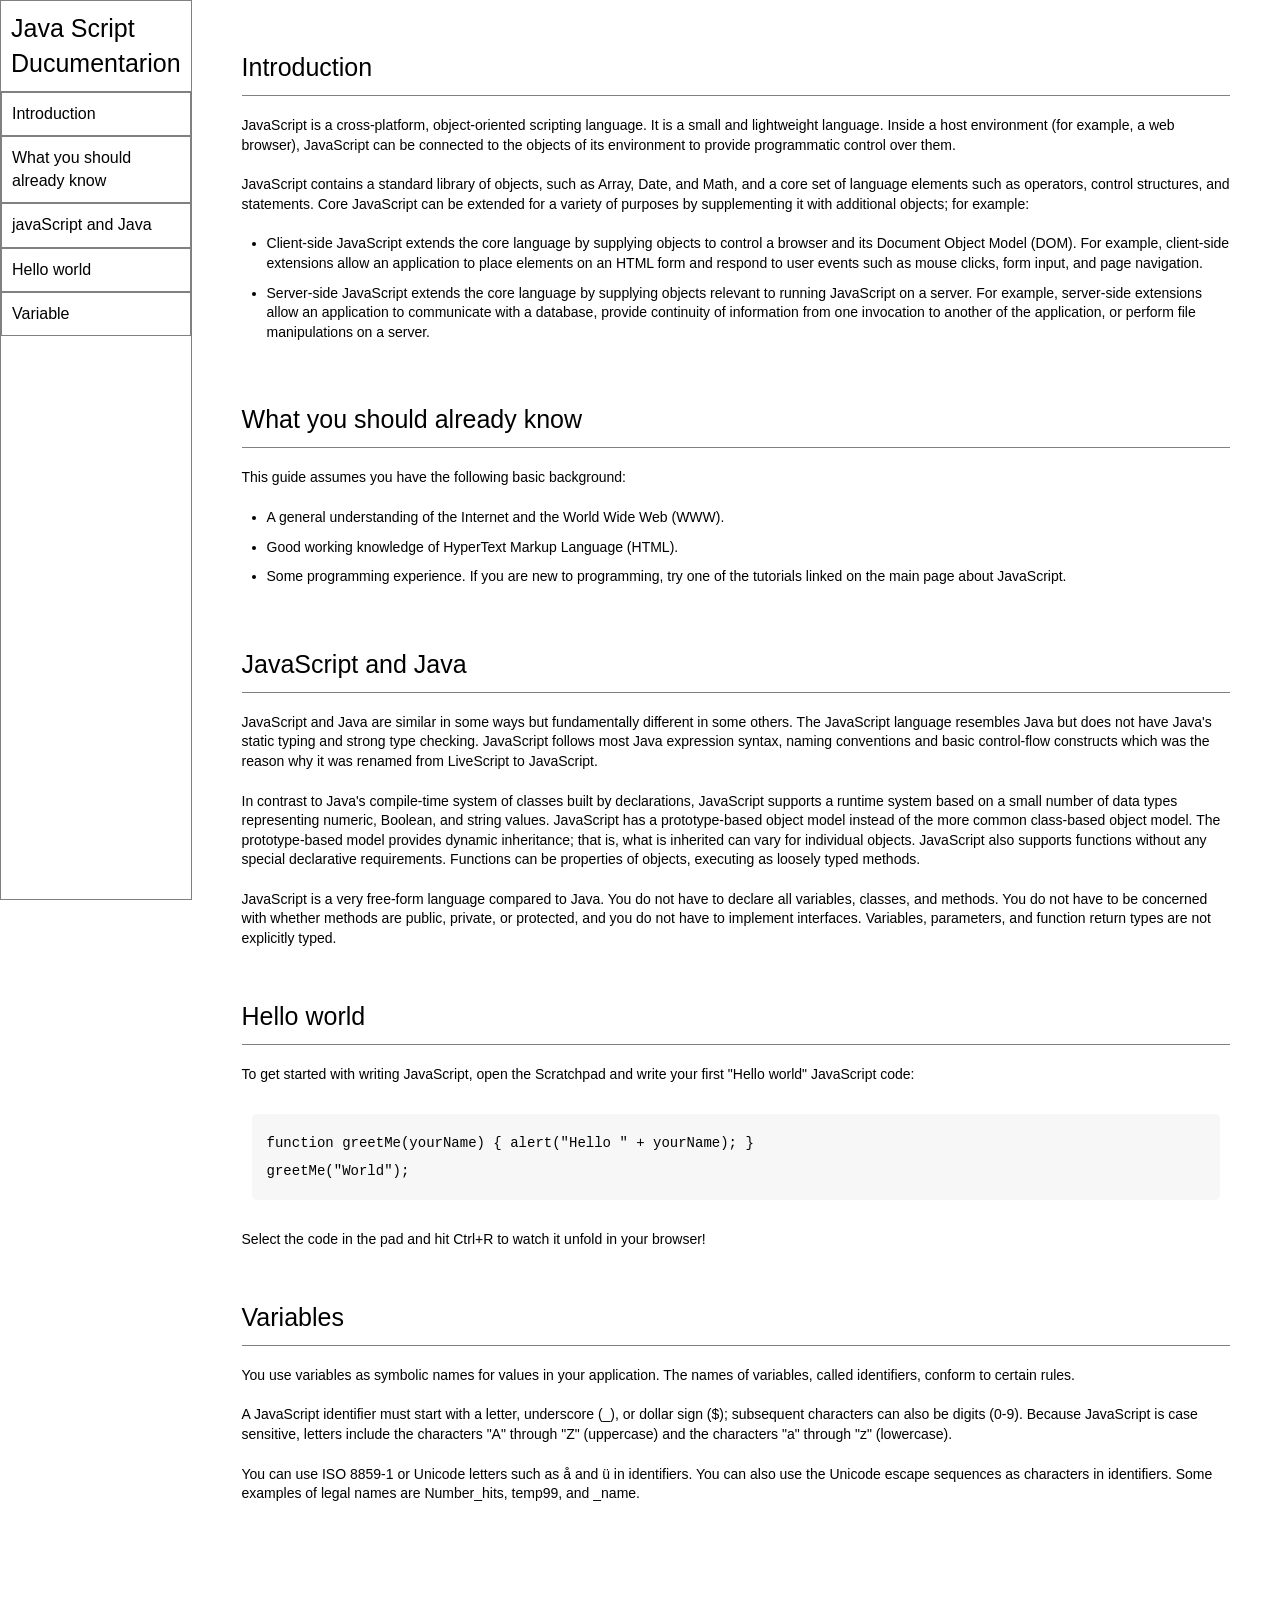
<file: JavaScript Documentation/index.html>
<!DOCTYPE html>
<html lang="en">

<head>
  <meta charset="UTF-8">
  <meta name="viewport" content="width=device-width, initial-scale=1.0">
  <title>Documentation</title>
  <link rel="stylesheet" href="style.css">
</head>

<body>
  <header>
    <nav>
      <h1>Java Script Ducumentarion</h1>
      <ul>
        <a href="#Introduction">
          <li>Introduction</li>
        </a>
        <a href="#What-you should already know">
          <li>What you should already know</li>
        </a>
        <a href="#JanaScrippt-and Java">
          <li>javaScript and Java</li>
        </a>
        <a href="#Hello-world">
          <li>Hello world</li>
        </a>
        <a href="#Variable">
          <li>Variable</li>
        </a>
      </ul>
    </nav>
  </header>

  <main>
    <section id="Introduction">
      <h2>Introduction</h2>
      <article>
        <p>
          JavaScript is a cross-platform, object-oriented scripting language.
          It is a small and lightweight language. Inside a host environment
          (for example, a web browser), JavaScript can be connected to the
          objects of its environment to provide programmatic control over
          them.
        </p>
        <p>
          JavaScript contains a standard library of objects, such as Array,
          Date, and Math, and a core set of language elements such as
          operators, control structures, and statements. Core JavaScript can
          be extended for a variety of purposes by supplementing it with
          additional objects; for example:
        </p>
        <ul>
          <li>
            Client-side JavaScript extends the core language by supplying
            objects to control a browser and its Document Object Model (DOM).
            For example, client-side extensions allow an application to place
            elements on an HTML form and respond to user events such as mouse
            clicks, form input, and page navigation.
          </li>
          <li>
            Server-side JavaScript extends the core language by supplying
            objects relevant to running JavaScript on a server. For example,
            server-side extensions allow an application to communicate with a
            database, provide continuity of information from one invocation to
            another of the application, or perform file manipulations on a
            server.
          </li>
        </ul>
      </article>
    </section>

    <section id="What-you-should-already-know">
      <h2>What you should already know</h2>
      <article>
        <p>
          This guide assumes you have the following basic background:
        </p>
        <ul>
          <li>
            A general understanding of the Internet and the World Wide Web
            (WWW).
          </li>
          <li>Good working knowledge of HyperText Markup Language (HTML).</li>
          <li>
            Some programming experience. If you are new to programming, try
            one of the tutorials linked on the main page about JavaScript.
          </li>
        </ul>
      </article>
    </section>
    </section>
    <section id="JavaScript-and-Java">
      <h2>JavaScript and Java</h2>
      <article>
        <p>
          JavaScript and Java are similar in some ways but fundamentally
          different in some others. The JavaScript language resembles Java but
          does not have Java's static typing and strong type checking.
          JavaScript follows most Java expression syntax, naming conventions
          and basic control-flow constructs which was the reason why it was
          renamed from LiveScript to JavaScript.
        </p>

        <p>
          In contrast to Java's compile-time system of classes built by
          declarations, JavaScript supports a runtime system based on a small
          number of data types representing numeric, Boolean, and string
          values. JavaScript has a prototype-based object model instead of the
          more common class-based object model. The prototype-based model
          provides dynamic inheritance; that is, what is inherited can vary
          for individual objects. JavaScript also supports functions without
          any special declarative requirements. Functions can be properties of
          objects, executing as loosely typed methods.
        </p>
        <p>
          JavaScript is a very free-form language compared to Java. You do not
          have to declare all variables, classes, and methods. You do not have
          to be concerned with whether methods are public, private, or
          protected, and you do not have to implement interfaces. Variables,
          parameters, and function return types are not explicitly typed.
         </p>
      </article>
    </section>
    <section id="Hello-world">
      <h2>Hello world</h2>
      <article>
        To get started with writing JavaScript, open the Scratchpad and write
        your first "Hello world" JavaScript code:
        <code>function greetMe(yourName) { alert("Hello " + yourName); }
            greetMe("World");
          </code>

        Select the code in the pad and hit Ctrl+R to watch it unfold in your
        browser!
      </article>
    </section>
    <section id="Variables">
      <h2>Variables</h2>
      <article>
        <p>
          You use variables as symbolic names for values in your application.
          The names of variables, called identifiers, conform to certain
          rules.
        </p>
        <p>
          A JavaScript identifier must start with a letter, underscore (_), or
          dollar sign ($); subsequent characters can also be digits (0-9).
          Because JavaScript is case sensitive, letters include the characters
          "A" through "Z" (uppercase) and the characters "a" through "z"
          (lowercase).
        </p>
        <p>
          You can use ISO 8859-1 or Unicode letters such as å and ü in
          identifiers. You can also use the Unicode escape sequences as
          characters in identifiers. Some examples of legal names are
          Number_hits, temp99, and _name.
        </p>
      </article>
    </section>
  </main>

</body>
</html>
</file>
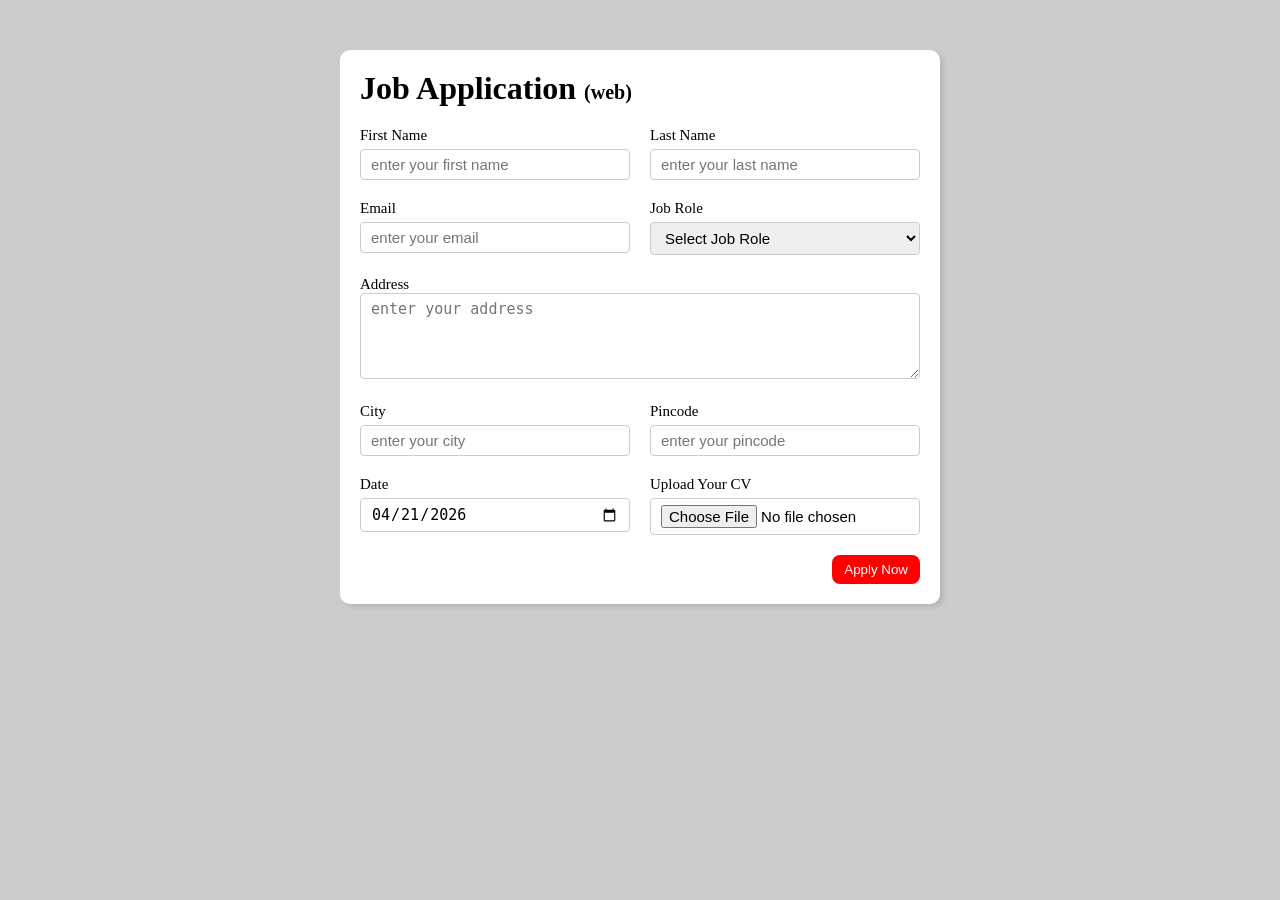
<file: Job Application/index.html>
<!doctype html>
<html lang="en">
  <head>
    <meta charset="UTF-8" />
    <meta name="viewport" content="width=device-width, initial-scale=1.0" />
    <title>Job Appliction</title>
    <link rel="stylesheet" href="style.css" />
  </head>
  <body>
    <div class="container">
      <div class="apply-box">
        <h1>Job Application <span class="tittle-small">(web)</span></h1>
        <form action="">
          <div class="form-container">
            <div class="form-control">
              <label for="first-name">First Name</label>
              <input
                type="text"
                id="first-name"
                placeholder="enter your first name"
              />
            </div>
            <div class="form-control">
              <label for="last-name">Last Name</label>
              <input
                type="text"
                id="last-name"
                placeholder="enter your last name"
              />
            </div>
            <div class="form-control">
              <label for="email">Email</label>
              <input type="email" id="email" placeholder="enter your email" />
            </div>
            <div class="form-control">
              <label for="job-role">Job Role</label>
              <select name="job-role" id="job-role">
                <option value="">Select Job Role</option>
                <option value="frontend">Frontend Developer</option>
                <option value="backend">Backend Developer</option>
                <option value="full-stak">Full Stak Developer</option>
                <option value="ui-ux">UI UX Designer</option>
              </select>
            </div>
            <div class="textarea-control">
              <label for="address">Address</label>
              <textarea
                name="address"
                id="address"
                rows="4"
                cols="50"
                placeholder="enter your address"
              ></textarea>
            </div>
            <div class="form-control">
              <label for="city">City</label>
              <input
                type="text"
                id="city"
                name="city"
                placeholder="enter your city"
              />
            </div>
            <div class="form-control">
              <label for="pincode">Pincode</label>
              <input
                type="number"
                id="pincode"
                name="pincode"
                placeholder="enter your pincode"
              />
            </div>
            <div class="form-control">
              <label for="date">Date</label>
              <input value="2026-04-21" type="date" id="date" name="date" />
            </div>
            <div class="form-control">
              <label for="upload">Upload Your CV</label>
              <input type="file" id="upload" name="upload" />
            </div>
          </div>
          <div class="button-container">
            <button type="submit">Apply Now</button>
          </div>
        </form>
      </div>
    </div>
  </body>
</html>
</file>
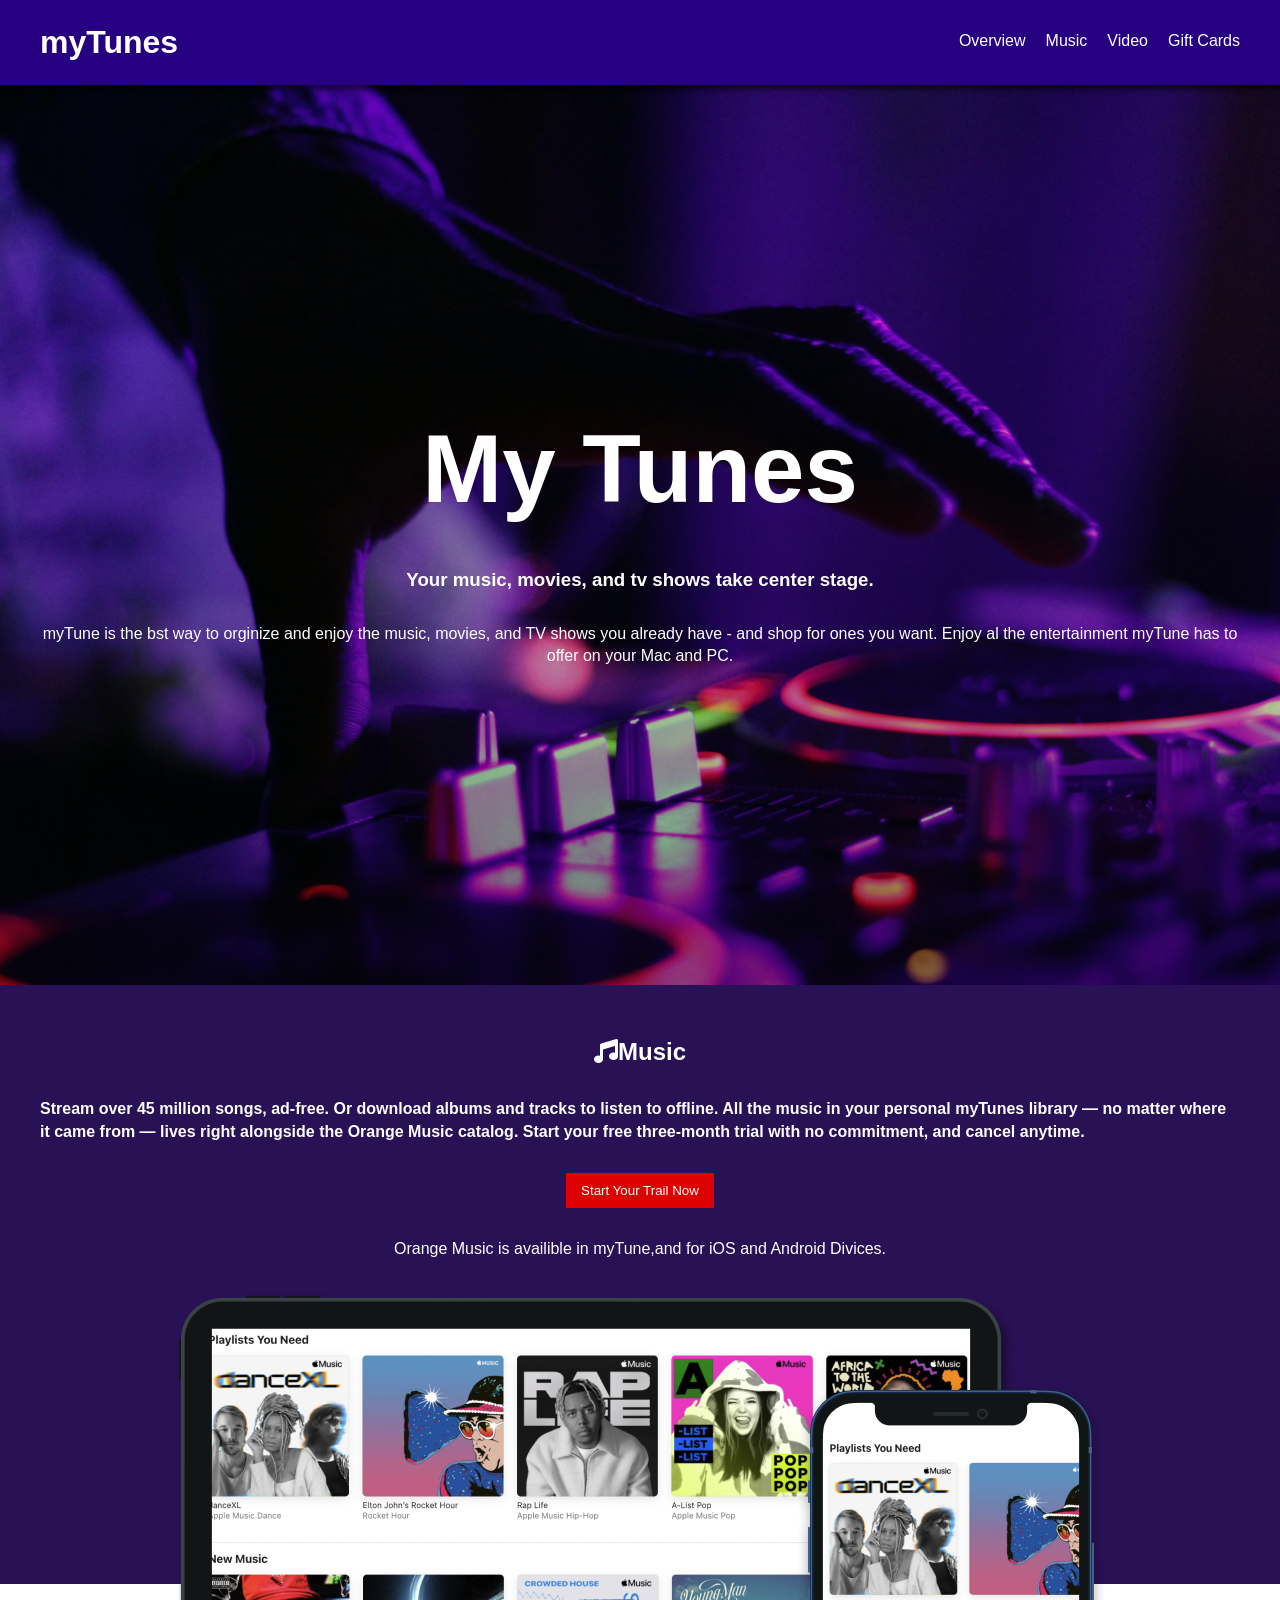
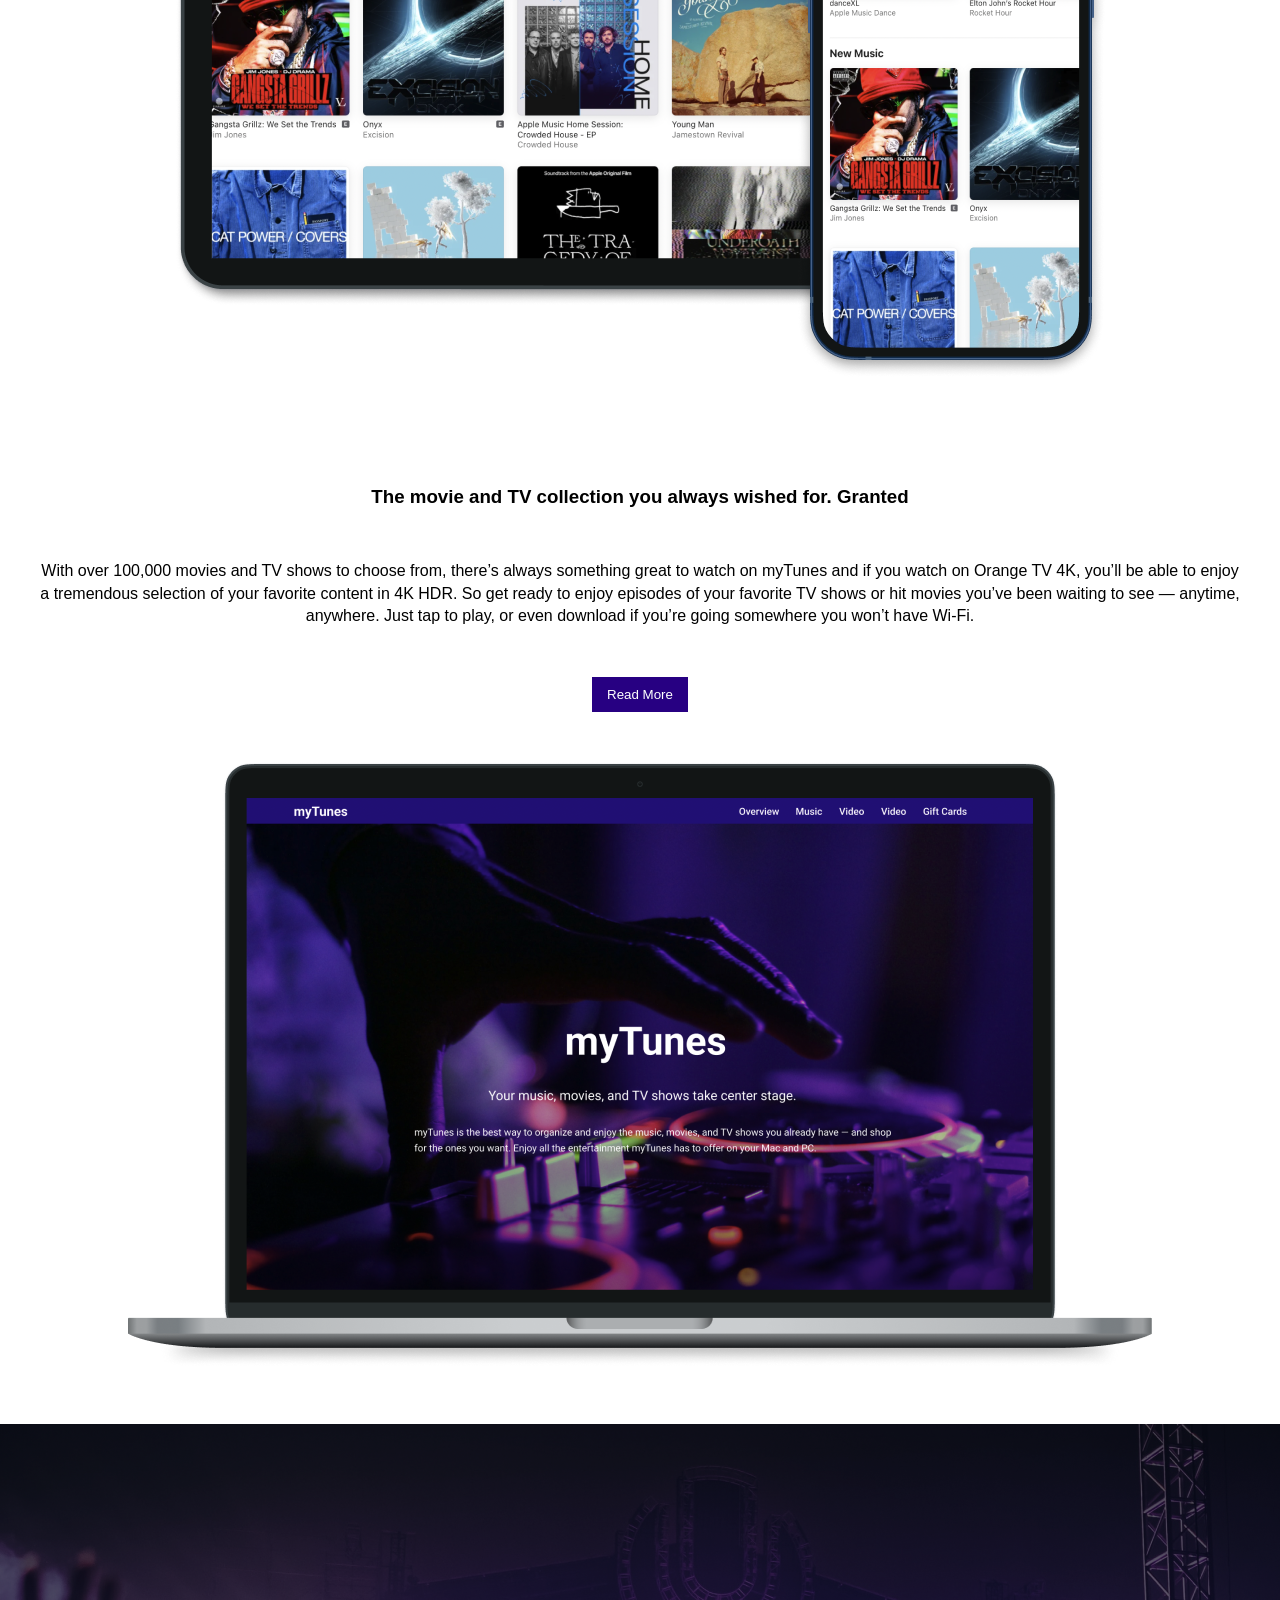
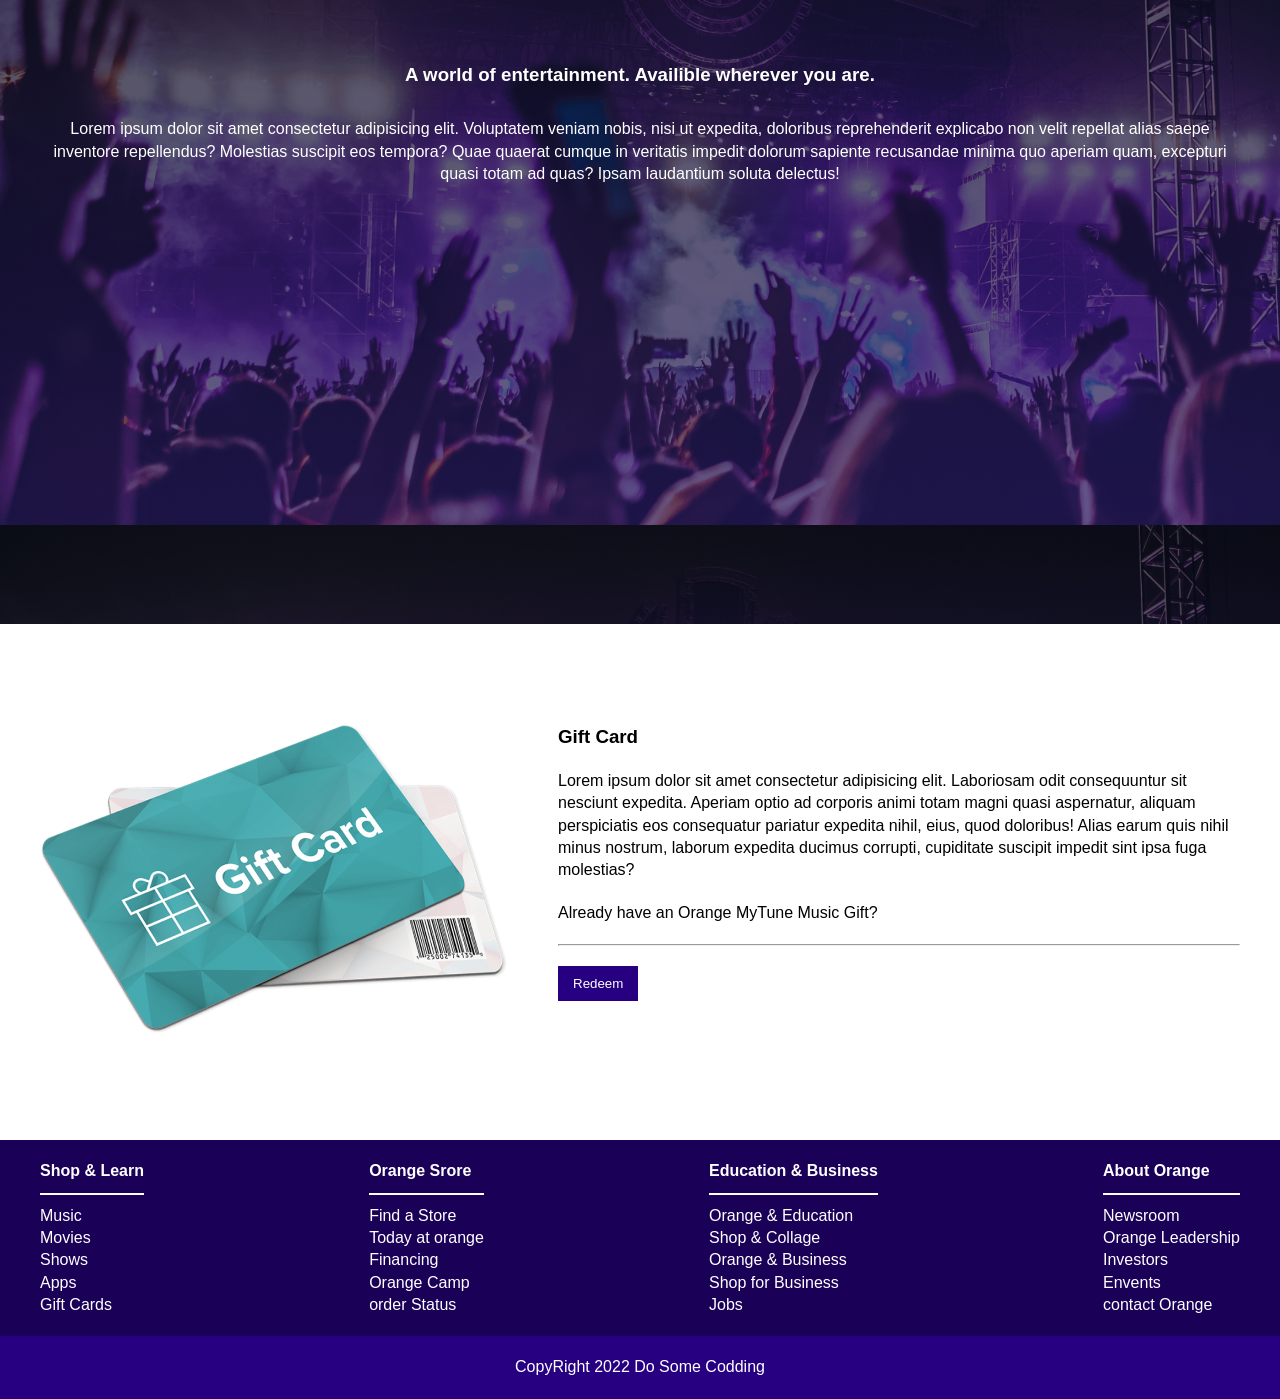
<file: Music Wepsite/index.html>
<!DOCTYPE html>
<html lang="en">
  <head>
    <meta charset="UTF-8" />
    <meta http-equiv="X-UA-Compatible" content="IE=edge" />
    <meta name="viewport" content="width=device-width, initial-scale=1.0" />
    <title>myTunes Website</title>
    <link rel="stylesheet" href="style.css" />
    <link rel="stylesheet" href="https://cdnjs.cloudflare.com/ajax/libs/font-awesome/6.5.2/css/all.min.css">
  </head>
  <body>
    <header>
      <nav class="container">
        <div class="logo">myTunes</div>

        <ul>
          <a href="#hero">
            <li>Overview</li>
          </a>
          <a href="#music">
            <li>Music</li>
          </a>
          <a href="#video">
            <li>Video</li>
          </a>
          <a href="#gift">
            <li>Gift Cards</li>
          </a>
        </ul>
      </nav>
    </header>

    <main>
      <section class="hero-section" id="hero">
        <div class="container">
          <h1>My Tunes</h1>
          <h3>Your music, movies, and tv shows take center stage.</h3>
          <p>myTune is the bst way to orginize and enjoy the music, movies, and TV shows you already have - and shop for ones you want. Enjoy al  the entertainment myTune has to offer on your Mac and PC.</p>
        </div>
      </section>

      <section class="music-section" id="music">
        <div class="container">
          <h2><span><i class="fa-solid fa-music"></i></span>Music</h2>
          <h4>Stream over 45 million songs, ad-free. Or download albums and tracks to listen to offline. All the music in your personal myTunes library — no matter where it came from — lives right alongside the Orange Music catalog. Start your free three-month trial with no commitment, and cancel anytime.</h4>
          <button class="primary-btn">Start Your Trail Now</button>
          <p>Orange Music is availible in myTune,and for iOS and Android Divices.</p>
          <div class="ipaid-iphone-img"><img src="./images/ipad-iphone.png" alt=""></div>
        </div>
      </section>

      <section class="about-music container">
        <h3>The movie and TV collection you always wished for. Granted</h3>
        <p>With over 100,000 movies and TV shows to choose from, there’s always something great to watch on myTunes and if you watch on Orange TV 4K, you’ll be able to enjoy a tremendous selection of your favorite content in 4K HDR. So get ready to enjoy episodes of your favorite TV shows or hit movies you’ve been waiting to see — anytime, anywhere. Just tap to play, or even download if you’re going somewhere you won’t have Wi-Fi.</p>
        <button class="secondary-btn">Read More</button>
        <div class="mac-img"><img src="./images/mac.png" alt=""></div>
      </section>

      <section class="video-section" id="video">
        <div class="container">
          <h3>A world of entertainment. Availible wherever you are.</h3>
          <p>Lorem ipsum dolor sit amet consectetur adipisicing elit. Voluptatem veniam nobis, nisi ut expedita, doloribus reprehenderit explicabo non velit repellat alias saepe inventore repellendus? Molestias suscipit eos tempora? Quae quaerat cumque in veritatis impedit dolorum sapiente recusandae minima quo aperiam quam, excepturi quasi totam ad quas? Ipsam laudantium soluta delectus!</p>
        </div>
      </section>

      <div class="container">
       <section class="gift-section" id="gift">
         <div class="gift-card"><img src="./images/gift_card.png" alt=""></div>
         <div class="gift-content">
           <h3>Gift Card</h3>
            <p>Lorem ipsum dolor sit amet consectetur adipisicing elit. Laboriosam odit consequuntur sit nesciunt expedita. Aperiam optio ad corporis animi totam magni quasi aspernatur, aliquam perspiciatis eos consequatur pariatur expedita nihil, eius, quod doloribus! Alias earum quis nihil minus nostrum, laborum expedita ducimus corrupti, cupiditate suscipit impedit sint ipsa fuga molestias?</p>
          <p>Already have an Orange MyTune Music Gift?</p>
         <hr>
        <div><button class="secondary-btn">Redeem</button></div>
       </div>
      </section>
    </div>

    </main>

    <footer>
      <section class="footer-upper">
        <div class="container">

          <div class="footer-links">
            <h4>Shop & Learn</h4>
            <ul>
              <li>Music</li>
              <li>Movies</li>
              <li>Shows</li>
              <li>Apps</li>
              <li>Gift Cards</li>
            </ul>
            </div>

            <div class="footer-links">
              <h4>Orange Srore</h4>
              <ul>
                <li>Find a Store</li>
                <li>Today at orange</li>
                <li>Financing</li>
                <li>Orange Camp</li>
                <li>order Status</li>
              </ul>
            </div>

            <div class="footer-links">
              <h4>Education & Business</h4>
              <ul>
                <li>Orange & Education</li>
                <li>Shop & Collage</li>
                <li>Orange & Business</li>
                <li>Shop for Business</li>
                <li>Jobs</li>
              </ul>
            </div>

            <div class="footer-links">
              <h4>About Orange</h4>
              <ul>
               <li>Newsroom</li>
                <li>Orange Leadership</li>
               <li>Investors</li>
               <li>Envents</li>
               <li>contact Orange</li>
              </ul>
            </div>

          </div>
        </div>
      </section>

      <section class="footer-lower">
        <p>CopyRight 2022 Do Some Codding</p>
      </section>

    </footer>
  </body>
</html>
</file>
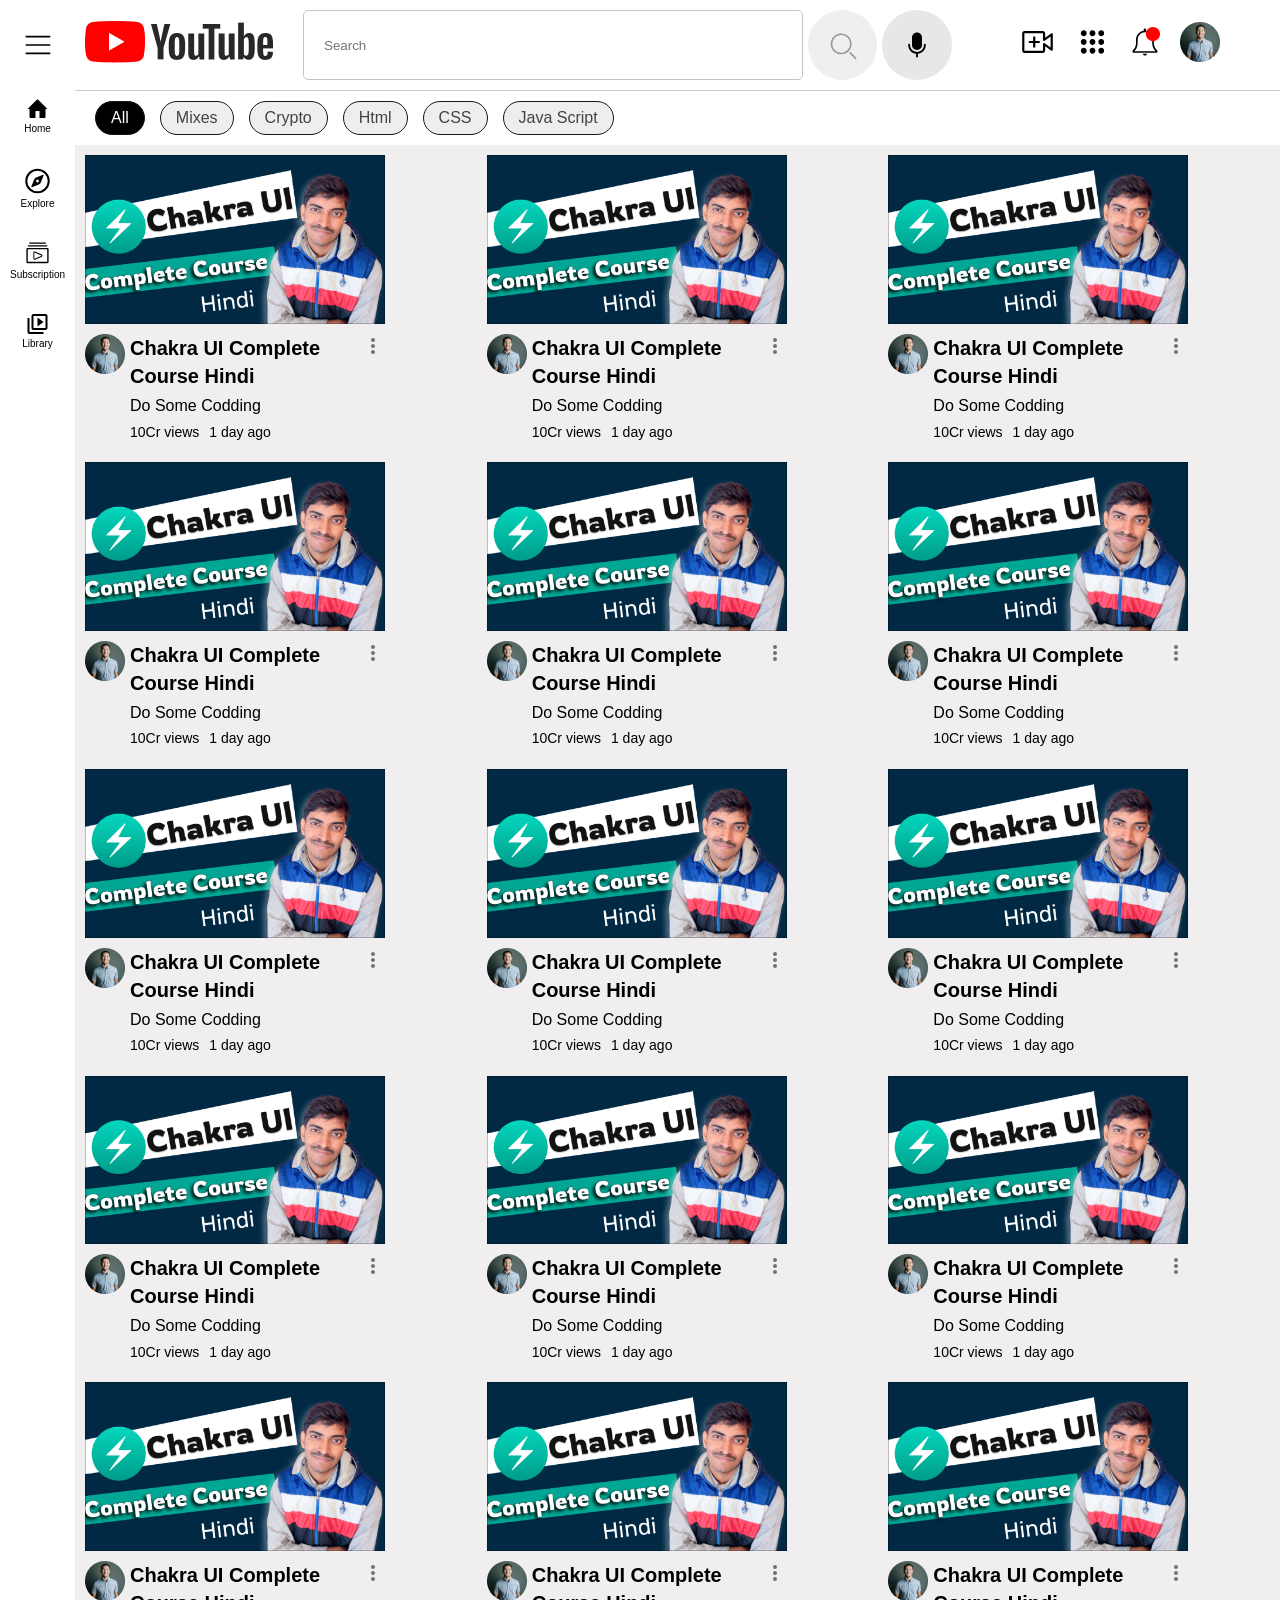
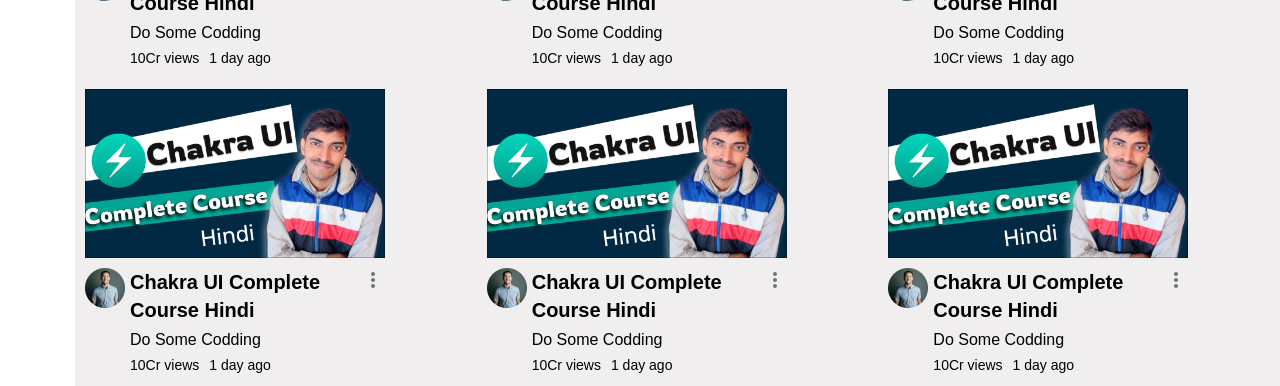
<file: Youtube Clone/inde.html>
<!doctype html>
<html lang="en">
  <head>
    <meta charset="UTF-8" />
    <meta name="viewport" content="width=device-width, initial-scale=1.0" />
    <title>Youtube Clone</title>
    <link rel="stylesheet" href="style.css" />
  </head>

  <body>
    <div class="container">
      <aside>
        <div class="bars">
          <a href="#">
            <img src="./icons/bars.svg" alt="" />
          </a>
        </div>

        <div class="side-icons">
          <a href="#">
            <i><img src="./icons/home.svg" alt="" /></i>
          </a>
          <p>Home</p>
        </div>

        <div class="side-icons">
          <a href="#">
            <i><img src="./icons/compass.svg" alt="" /> </i>
          </a>
          <p>Explore</p>
        </div>

        <div class="side-icons">
          <a href="#">
            <i><img src="./icons/video-gallary.svg" alt="" /></i>
          </a>
          <p>Subscription</p>
        </div>

        <div class="side-icons">
          <a href="#">
            <i><img src="./icons/video-library.svg" alt="" /></i>
          </a>
          <p>Library</p>
        </div>
      </aside>

      <div class="main-container">
        <header>
          <nav>
            <div class="logo">
              <img src="./images/youtube-logo.png" alt="" />
            </div>
            <div class="center-nav">
              <div class="search">
                <input type="text" placeholder="Search" />
                <button>
                  <img src="./icons/search.svg" alt="" />
                </button>
              </div>
              <div class="mic">
                <img src="./icons/mic.svg" alt="" />
              </div>
            </div>
            <div class="side-nav">
              <i>
                <img src="./icons/video-add.svg" alt="" />
              </i>
              <i>
                <img src="./icons/dot-grid.svg" alt="" />
              </i>
              <i>
                <img src="./icons/bell.svg" alt="" />
              </i>
              <i>
                <img src="./images/avatar.png" alt="" />
              </i>
            </div>
          </nav>

          <div class="tags">
            <div class="tag dark">All</div>
            <div class="tag light">Mixes</div>
            <div class="tag light">Crypto</div>
            <div class="tag light">Html</div>
            <div class="tag light">CSS</div>
            <div class="tag light">Java Script</div>
          </div>
        </header>

        <main>
          <div class="card-container">
            <div class="card">
              <img src="./images/thumbnail.png" alt="" />
              <div class="avatar-content">
                <div class="avatar">
                  <img src="./images/avatar.png" alt="" />
                </div>

                <div class="content">
                  <h3>Chakra UI Complete Course Hindi</h3>
                  <p class="channal-name">Do Some Codding</p>
                  <div class="content-status">
                    <p>10Cr views</p>
                    <p>1 day ago</p>
                  </div>
                </div>
                <div class="dots">
                  <i>
                    <img src="./icons/dots.svg" alt="" />
                  </i>
                </div>
              </div>
            </div>

            <div class="card">
              <img src="./images/thumbnail.png" alt="" />
              <div class="avatar-content">
                <div class="avatar">
                  <img src="./images/avatar.png" alt="" />
                </div>

                <div class="content">
                  <h3>Chakra UI Complete Course Hindi</h3>
                  <p class="channal-name">Do Some Codding</p>
                  <div class="content-status">
                    <p>10Cr views</p>
                    <p>1 day ago</p>
                  </div>
                </div>
                <div class="dots">
                  <i>
                    <img src="./icons/dots.svg" alt="" />
                  </i>
                </div>
              </div>
            </div>

            <div class="card">
              <img src="./images/thumbnail.png" alt="" />
              <div class="avatar-content">
                <div class="avatar">
                  <img src="./images/avatar.png" alt="" />
                </div>

                <div class="content">
                  <h3>Chakra UI Complete Course Hindi</h3>
                  <p class="channal-name">Do Some Codding</p>
                  <div class="content-status">
                    <p>10Cr views</p>
                    <p>1 day ago</p>
                  </div>
                </div>
                <div class="dots">
                  <i>
                    <img src="./icons/dots.svg" alt="" />
                  </i>
                </div>
              </div>
            </div>

            <div class="card">
              <img src="./images/thumbnail.png" alt="" />
              <div class="avatar-content">
                <div class="avatar">
                  <img src="./images/avatar.png" alt="" />
                </div>

                <div class="content">
                  <h3>Chakra UI Complete Course Hindi</h3>
                  <p class="channal-name">Do Some Codding</p>
                  <div class="content-status">
                    <p>10Cr views</p>
                    <p>1 day ago</p>
                  </div>
                </div>
                <div class="dots">
                  <i>
                    <img src="./icons/dots.svg" alt="" />
                  </i>
                </div>
              </div>
            </div>

            <div class="card">
              <img src="./images/thumbnail.png" alt="" />
              <div class="avatar-content">
                <div class="avatar">
                  <img src="./images/avatar.png" alt="" />
                </div>

                <div class="content">
                  <h3>Chakra UI Complete Course Hindi</h3>
                  <p class="channal-name">Do Some Codding</p>
                  <div class="content-status">
                    <p>10Cr views</p>
                    <p>1 day ago</p>
                  </div>
                </div>
                <div class="dots">
                  <i>
                    <img src="./icons/dots.svg" alt="" />
                  </i>
                </div>
              </div>
            </div>

            <div class="card">
              <img src="./images/thumbnail.png" alt="" />
              <div class="avatar-content">
                <div class="avatar">
                  <img src="./images/avatar.png" alt="" />
                </div>

                <div class="content">
                  <h3>Chakra UI Complete Course Hindi</h3>
                  <p class="channal-name">Do Some Codding</p>
                  <div class="content-status">
                    <p>10Cr views</p>
                    <p>1 day ago</p>
                  </div>
                </div>
                <div class="dots">
                  <i>
                    <img src="./icons/dots.svg" alt="" />
                  </i>
                </div>
              </div>
            </div>

            <div class="card">
              <img src="./images/thumbnail.png" alt="" />
              <div class="avatar-content">
                <div class="avatar">
                  <img src="./images/avatar.png" alt="" />
                </div>

                <div class="content">
                  <h3>Chakra UI Complete Course Hindi</h3>
                  <p class="channal-name">Do Some Codding</p>
                  <div class="content-status">
                    <p>10Cr views</p>
                    <p>1 day ago</p>
                  </div>
                </div>
                <div class="dots">
                  <i>
                    <img src="./icons/dots.svg" alt="" />
                  </i>
                </div>
              </div>
            </div>

            <div class="card">
              <img src="./images/thumbnail.png" alt="" />
              <div class="avatar-content">
                <div class="avatar">
                  <img src="./images/avatar.png" alt="" />
                </div>

                <div class="content">
                  <h3>Chakra UI Complete Course Hindi</h3>
                  <p class="channal-name">Do Some Codding</p>
                  <div class="content-status">
                    <p>10Cr views</p>
                    <p>1 day ago</p>
                  </div>
                </div>
                <div class="dots">
                  <i>
                    <img src="./icons/dots.svg" alt="" />
                  </i>
                </div>
              </div>
            </div>

            <div class="card">
              <img src="./images/thumbnail.png" alt="" />
              <div class="avatar-content">
                <div class="avatar">
                  <img src="./images/avatar.png" alt="" />
                </div>

                <div class="content">
                  <h3>Chakra UI Complete Course Hindi</h3>
                  <p class="channal-name">Do Some Codding</p>
                  <div class="content-status">
                    <p>10Cr views</p>
                    <p>1 day ago</p>
                  </div>
                </div>
                <div class="dots">
                  <i>
                    <img src="./icons/dots.svg" alt="" />
                  </i>
                </div>
              </div>
            </div>

            <div class="card">
              <img src="./images/thumbnail.png" alt="" />
              <div class="avatar-content">
                <div class="avatar">
                  <img src="./images/avatar.png" alt="" />
                </div>

                <div class="content">
                  <h3>Chakra UI Complete Course Hindi</h3>
                  <p class="channal-name">Do Some Codding</p>
                  <div class="content-status">
                    <p>10Cr views</p>
                    <p>1 day ago</p>
                  </div>
                </div>
                <div class="dots">
                  <i>
                    <img src="./icons/dots.svg" alt="" />
                  </i>
                </div>
              </div>
            </div>

            <div class="card">
              <img src="./images/thumbnail.png" alt="" />
              <div class="avatar-content">
                <div class="avatar">
                  <img src="./images/avatar.png" alt="" />
                </div>

                <div class="content">
                  <h3>Chakra UI Complete Course Hindi</h3>
                  <p class="channal-name">Do Some Codding</p>
                  <div class="content-status">
                    <p>10Cr views</p>
                    <p>1 day ago</p>
                  </div>
                </div>
                <div class="dots">
                  <i>
                    <img src="./icons/dots.svg" alt="" />
                  </i>
                </div>
              </div>
            </div>

            <div class="card">
              <img src="./images/thumbnail.png" alt="" />
              <div class="avatar-content">
                <div class="avatar">
                  <img src="./images/avatar.png" alt="" />
                </div>

                <div class="content">
                  <h3>Chakra UI Complete Course Hindi</h3>
                  <p class="channal-name">Do Some Codding</p>
                  <div class="content-status">
                    <p>10Cr views</p>
                    <p>1 day ago</p>
                  </div>
                </div>
                <div class="dots">
                  <i>
                    <img src="./icons/dots.svg" alt="" />
                  </i>
                </div>
              </div>
            </div>

            <div class="card">
              <img src="./images/thumbnail.png" alt="" />
              <div class="avatar-content">
                <div class="avatar">
                  <img src="./images/avatar.png" alt="" />
                </div>

                <div class="content">
                  <h3>Chakra UI Complete Course Hindi</h3>
                  <p class="channal-name">Do Some Codding</p>
                  <div class="content-status">
                    <p>10Cr views</p>
                    <p>1 day ago</p>
                  </div>
                </div>
                <div class="dots">
                  <i>
                    <img src="./icons/dots.svg" alt="" />
                  </i>
                </div>
              </div>
            </div>

            <div class="card">
              <img src="./images/thumbnail.png" alt="" />
              <div class="avatar-content">
                <div class="avatar">
                  <img src="./images/avatar.png" alt="" />
                </div>

                <div class="content">
                  <h3>Chakra UI Complete Course Hindi</h3>
                  <p class="channal-name">Do Some Codding</p>
                  <div class="content-status">
                    <p>10Cr views</p>
                    <p>1 day ago</p>
                  </div>
                </div>
                <div class="dots">
                  <i>
                    <img src="./icons/dots.svg" alt="" />
                  </i>
                </div>
              </div>
            </div>

            <div class="card">
              <img src="./images/thumbnail.png" alt="" />
              <div class="avatar-content">
                <div class="avatar">
                  <img src="./images/avatar.png" alt="" />
                </div>

                <div class="content">
                  <h3>Chakra UI Complete Course Hindi</h3>
                  <p class="channal-name">Do Some Codding</p>
                  <div class="content-status">
                    <p>10Cr views</p>
                    <p>1 day ago</p>
                  </div>
                </div>
                <div class="dots">
                  <i>
                    <img src="./icons/dots.svg" alt="" />
                  </i>
                </div>
              </div>
            </div>

            <div class="card">
              <img src="./images/thumbnail.png" alt="" />
              <div class="avatar-content">
                <div class="avatar">
                  <img src="./images/avatar.png" alt="" />
                </div>

                <div class="content">
                  <h3>Chakra UI Complete Course Hindi</h3>
                  <p class="channal-name">Do Some Codding</p>
                  <div class="content-status">
                    <p>10Cr views</p>
                    <p>1 day ago</p>
                  </div>
                </div>
                <div class="dots">
                  <i>
                    <img src="./icons/dots.svg" alt="" />
                  </i>
                </div>
              </div>
            </div>

            <div class="card">
              <img src="./images/thumbnail.png" alt="" />
              <div class="avatar-content">
                <div class="avatar">
                  <img src="./images/avatar.png" alt="" />
                </div>

                <div class="content">
                  <h3>Chakra UI Complete Course Hindi</h3>
                  <p class="channal-name">Do Some Codding</p>
                  <div class="content-status">
                    <p>10Cr views</p>
                    <p>1 day ago</p>
                  </div>
                </div>
                <div class="dots">
                  <i>
                    <img src="./icons/dots.svg" alt="" />
                  </i>
                </div>
              </div>
            </div>

            <div class="card">
              <img src="./images/thumbnail.png" alt="" />
              <div class="avatar-content">
                <div class="avatar">
                  <img src="./images/avatar.png" alt="" />
                </div>

                <div class="content">
                  <h3>Chakra UI Complete Course Hindi</h3>
                  <p class="channal-name">Do Some Codding</p>
                  <div class="content-status">
                    <p>10Cr views</p>
                    <p>1 day ago</p>
                  </div>
                </div>
                <div class="dots">
                  <i>
                    <img src="./icons/dots.svg" alt="" />
                  </i>
                </div>
              </div>
            </div>
          </div>
        </main>
      </div>
    </div>
  </body>
</html>
</file>
<file: JavaScript Documentation/style.css>
* {
  margin: 0;
  padding: 0;
  box-sizing: border-box;
}

html,
body {
  font-family: sans-serif;
  font-weight: 300;
  line-height: 1.4;
  scroll-behavior: smooth;
}

a {
  text-decoration: none;
}

body {
  display: flex;
}

header {
  border: 1px solid gray;
  height: 100vh;
}
nav h1 {
  font-size: 25px;
  font-weight: 500;
  padding: 10px;
  border-bottom: 1px solid gray;
}
nav ul {
  list-style: none;
}
nav ul li {
  border: 1px solid gray;
  padding: 10px;
  color: black;
}
nav ul li:hover {
  background: #ccc;
  transition: 0.3s ease-in-out;
}

/* main section */

main {
  padding: 50px;
  max-width: 1200px;
}
section {
  margin-bottom: 50px;
}
section article {
  font-size: 14px;
  display: flex;
  flex-direction: column;
  gap: 20px;
}

section h2 {
  font-size: 25px;
  font-weight: 400;
  border-bottom: 1px solid gray;
  margin-bottom: 20px;
  padding-bottom: 10px;
}
section article ul {
  margin-left: 25px;
}

section article ul li {
  margin-bottom: 10px;
}
code {
  white-space: pre-line;
  line-height: 2;
  background: #f7f7f7;
  padding: 15px;
  margin: 10px;
  border-radius: 5px;
}

@media (max-width: 480px) {
  body {
    flex-direction: column;
  }
  header {
    height: 200px;
    overflow: hidden;
    overflow-y: scroll;
  }
}
</file>
<file: Job Application/style.css>
* {
  margin: 0;
  padding: 0;
  box-sizing: border-box;
}
body {
  background-color: #ccc;
}
.container {
  max-width: 900px;
  margin: 0 auto;
}
.apply-box {
  max-width: 600px;
  padding: 20px;
  background-color: #fff;
  margin: 0 auto;
  margin-top: 50px;
  box-shadow: 4px 3px 5px rgba(1, 1, 1, 0.1);
  border-radius: 10px;
}
.tittle-small {
  font-size: 20px;
}
.form-container {
  margin-top: 20px;
  display: grid;
  grid-template-columns: repeat(auto-fit, minmax(200px, 1fr));
  gap: 20px;
}
.form-control {
  display: flex;
  flex-direction: column;
}
label {
  font-size: 15px;
  margin-bottom: 5px;
}
input,
select,
textarea {
  padding: 6px 10px;
  border: 1px solid #ccc;
  border-radius: 4px;
  font-size: 15px;
}
input:focus {
  outline-color: red;
}
.button-container {
  display: flex;
  justify-content: end;
  margin-top: 20px;
}
button {
  background-color: red;
  border: transparent solid 2px;
  padding: 5px 10px;
  color: #fff;
  border-radius: 8px;
  cursor: pointer;
  transition: 0.3s ease-in;
}
button:hover {
  transition: 0.3s ease-out;
  opacity: 0.7;
}
.textarea-control {
  grid-column: 1 / span 2;
}
.textarea-control textarea {
  width: 100%;
}
</file>
<file: Music Wepsite/style.css>
:root {
  --purple500: #281154;
  --purple300: #270082;
  --purple600: #1b0058;
  --red600: #dc0000;
  --body: #f9f6ff;
  --max-width: 1200px;
}
* {
  margin: 0;
  padding: 0;
  box-sizing: border-box;
}
html,
body {
  font-family: "Roboto", sans-serif;
  font-weight: 300;
  line-height: 1.4;
  scroll-behavior: smooth;
}

section {
  scroll-margin: 50px;
}
ul {
  list-style: none;
}
a {
  text-decoration: none;
  color: white;
}
.container {
  max-width: 1200px;
  margin: 0 auto;
}
header {
  background-color: var(--purple300);
  position: sticky;
  top: 0;
  z-index: 100;
  box-shadow: 5px 5px 5px rgba(0, 0, 0, 0.5);
}
nav {
  display: flex;
  justify-content: space-between;
  align-items: center;
  color: white;
  padding: 20px 0;
}
.logo {
  font-size: 32px;
  font-weight: 600;
}

button {
  padding: 10px 15px;
  border: none;
  transition: 0.2s ease-in-out;
}

button:hover {
  opacity: 0.8;
  transition: 0.2s ease-in-out;
}

nav ul {
  display: flex;
  gap: 20px;
}

nav ul li {
  border-bottom: 2px solid transparent;
  transition: 0.2s ease-in-out;
}

nav ul li:hover {
  border-bottom: 2px solid white;
  transition: 0.2s ease-in-out;
}

.hero-section {
  background-image: url(./images/hero_image.png);
  height: 100vh;
  display: grid;
  color: white;
  place-items: center;
  text-align: center;
}

.hero-section .container {
  display: flex;
  flex-direction: column;
  gap: 30px;
}

.hero-section h1 {
  font-size: 96px;
}

.hero-section h2 {
  font-size: 32px;
}

.music-section {
  padding-top: 50px;
  background: var(--purple500);
}

.music-section .container {
  display: flex;
  flex-direction: column;
  color: white;
  gap: 30px;
  justify-content: center;
  align-items: center;
}

.ipaid-iphone-img {
  margin-top: -400px;
  position: relative;
  top: 400px;
}

.primary-btn {
  background-color: var(--red600);
  color: white;
}

.secondary-btn {
  background-color: var(--purple300);
  color: white;
}

.about-music {
  padding-top: 500px;
  display: grid;
  place-items: center;
  gap: 50px;
  text-align: center;
  margin-bottom: 50px;
}

.video-section {
  background-image: url(./images/video.png);
  min-height: 800px;
  display: grid;
  place-items: center;
  color: white;
  text-align: center;
}

.video-section .container {
  display: flex;
  flex-direction: column;
  gap: 30px;
  margin-top: -200px;
}
.hero-section .video-section {
  position: relative;
  background-position: center;
  background-size: cover;
  background-repeat: no-repeat;
}

.gift-section {
  display: flex;
  justify-content: center;
  margin: 100px 0;
  gap: 50px;
}

.gift-content {
  display: flex;
  flex-direction: column;
  gap: 20px;
}

.footer-upper {
  background-color: var(--purple600);
  padding: 20px;
}

.footer-upper .container {
  display: flex;
  color: white;
  justify-content: space-between;
}

.footer-upper h4 {
  padding-bottom: 10px;
  border-bottom: 2px solid white;
  margin-bottom: 10px;
}
.footer-lower {
  background-color: var(--purple300);
  padding: 20px;
  display: flex;
  justify-content: center;
  color: white;
}

.gift-section {
  scroll-margin: 120px;
}
</file>
<file: Youtube Clone/style.css>
* {
  margin: 0;
  padding: o;
  box-sizing: border-box;
}
html,
body {
  font-family: sans-serif;
  font-weight: 300;
  line-height: 1.4;
  scroll-behavior: smooth;
}

nav {
  display: flex;
  justify-content: space-between;
  align-items: center;
  padding: 10px;
}
.logo {
  width: 150px;
  height: auto;
}
.center-nav {
  display: flex;
}
.search {
  display: flex;
  gap: 5px;
}
.search input {
  min-width: 500px;
  padding: 10px 20px;
  border: 0.5px solid rgb(197, 197, 197);
  border-radius: 5px;
}
.search button {
  cursor: pointer;
  display: grid;
  place-items: center;
  border: none;
  padding: 20px 20px;
  margin-right: 5px;
  border-radius: 50%;
}
.mic {
  padding: 20px;
  cursor: pointer;
  border-radius: 50%;
  background: #e8e7e7;
  display: grid;
  place-items: center;
}
.mic img {
  width: 30px;
}
.side-nav {
  display: flex;
  align-items: center;
  justify-content: center;
  gap: 20px;
  margin-right: 50px;
}
.tags {
  display: flex;
  padding: 10px 20px;
  gap: 15px;
  border-top: 1px solid #ccc;
}
.tag {
  padding: 5px 15px;
  border-radius: 18px;
  border: 1px solid rgb(22, 22, 22);
}
.dark {
  background: #000;
  color: white;
}
.light {
  background: rgb(238, 238, 238);
  color: rgb(67, 67, 67);
}
.container {
  display: flex;
}
aside {
  padding: 10px;
  display: flex;
  flex-direction: column;
  align-items: center;
  gap: 30px;
}
.side-icons {
  display: flex;
  flex-direction: column;
  align-items: center;
  justify-content: center;
}
.side-icons img {
  font-size: 30px;
}
.side-icons p {
  font-size: 10px;
  margin-top: -5px;
}
.bars {
  margin-top: 20px;
}
.main-container {
  width: 100%;
}

main {
  min-height: 100vh;
  background: rgb(240, 238, 238);
}
.card-container {
  display: grid;
  grid-template-columns: repeat(auto-fit, minmax(320px, 1fr));
}

.card {
  padding: 10px;
  max-width: 320px;
  display: flex;
  flex-direction: column;
}

.avatar-content {
  padding-top: 10px;
  display: flex;
  gap: 5px;
}

.card h3 {
  font-size: 20px;
}

.content {
  display: flex;
  flex-direction: column;
  gap: 5px;
}

.channel-name {
  font-size: 16px;
  font-weight: bold;
}
.content-status {
  display: flex;
  font-size: 14px;
  gap: 10px;
}
</file>
